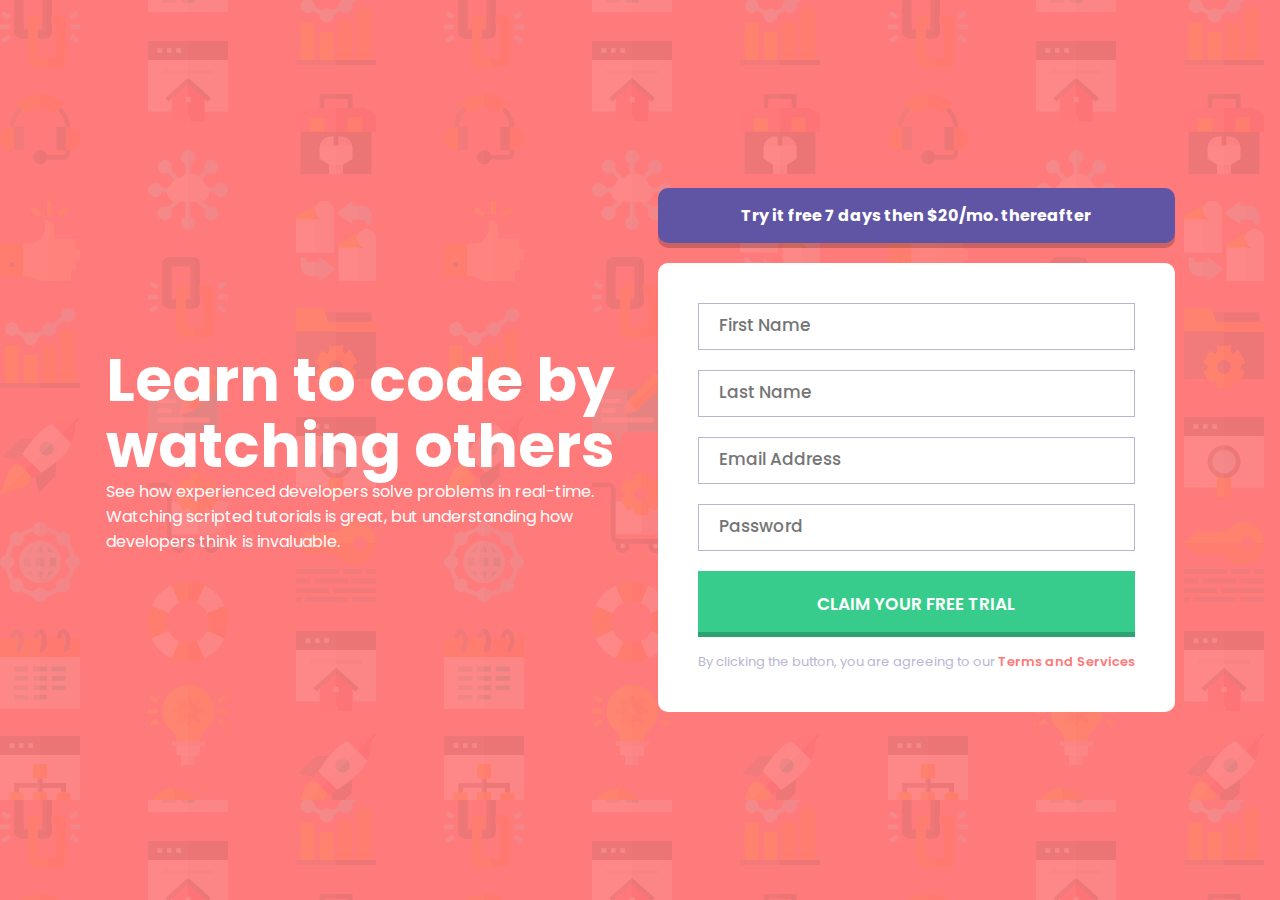
<file: index.html>
<!DOCTYPE html>
<html lang="en">
  <head>
    <meta charset="UTF-8" />
    <meta name="viewport" content="width=device-width, initial-scale=1.0" />
    <!-- displays site properly based on user's device -->

    <link
      rel="icon"
      type="image/png"
      sizes="32x32"
      href="./images/favicon-32x32.png"
    />
    <link rel="stylesheet" href="style.css" />

    <link rel="preconnect" href="https://fonts.googleapis.com" />
    <link rel="preconnect" href="https://fonts.gstatic.com" crossorigin />
    <link
      href="https://fonts.googleapis.com/css2?family=Poppins:wght@400;500;600;700&display=swap"
      rel="stylesheet"
    />

    <title>Web Training | Intro component with sign up form</title>
  </head>
  <body>
    <div class="container">
      <div class="leftside">
      <h1 class="main-heading">Learn to code by watching others</h1>
      <p class="main-content">
        See how experienced developers solve problems in real-time. Watching
        scripted tutorials is great, but understanding how developers think is
        invaluable.
      </p>
      </div>
      <div class="rightside">
      <p class="message">
        <strong>Try it free 7 days then $20/mo. thereafter</strong>
        </p>
      <div class="card">
        <form name="signupForm">
          <div class="input-group" id="firstnameGroup">
            <input name="firstname" type="text" placeholder="First Name" />
            <small class="message"></small>
          </div>

          <div class="input-group" id="lastnameGroup">
            <input name="lastname" type="text" placeholder="Last Name" />
            <small class="message"></small>
          </div>

          <div class="input-group" id="EmailGroup">
            <input name="Email" type="text" placeholder="Email Address" />
            <small class="message"></small>
          </div>

          <div class="input-group" id="passwordGroup">
            <input name="password" type="password" placeholder="Password" />
            <small class="message"></small>
          </div>

          <button id ="submitButton" class="button">
            Claim your free trial
          </button>
        </form>
        <p class="privacy-message">
          By clicking the button, you are agreeing to our <a href="">Terms and Services</a>
        </p>
      </div>
      </div>
    </div>
    <script src="./script.js"></script>
  </body>
</html>
</file>
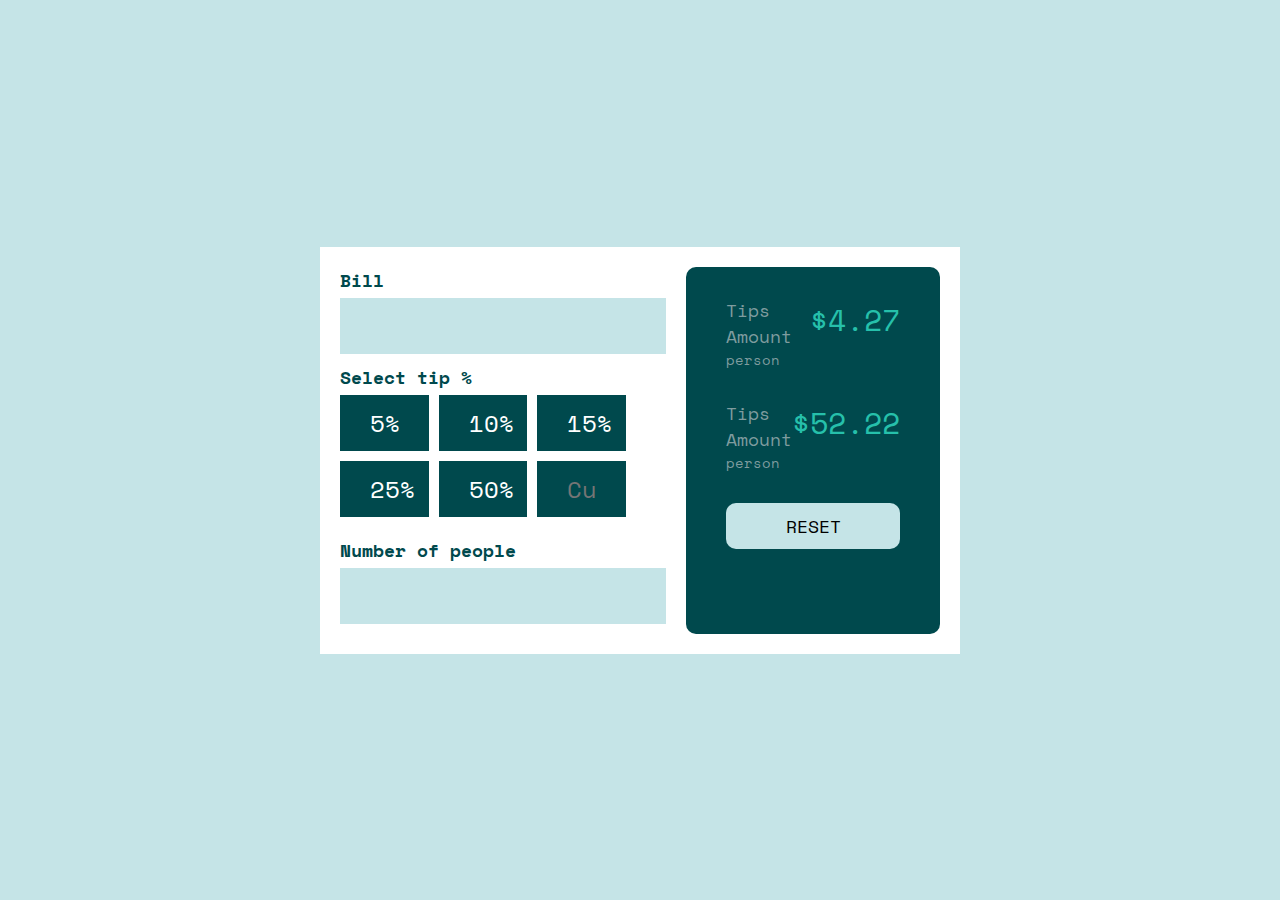
<file: tip-calculator-app-main/index.html>
<!DOCTYPE html>
<html lang="en">
  <head>
    <meta charset="UTF-8" />
    <meta name="viewport" content="width=device-width, initial-scale=1.0" />
    <!-- displays site properly based on user's device -->

    <link
      rel="icon"
      type="image/png"
      sizes="32x32"
      href="./images/favicon-32x32.png"
    />
    <link rel="preconnect" href="https://fonts.googleapis.com">
<link rel="preconnect" href="https://fonts.gstatic.com" crossorigin>
<link href="https://fonts.googleapis.com/css2?family=Space+Mono:wght@700&display=swap" rel="stylesheet">
<link rel="stylesheet" href="style.css">
    <title>Web Training | Tip calculator app</title>
  </head>
  <body>
    <div class="calculator-container">
    <div class="calculator">

      <div class="input-group">
        <label for="">Bill</label>
        <input type ="text" name="" id="">
      </div>

      <div class="input-group">
        <label for ="">Select tip %</label>
        <div class="tips-group">
          <button class="button">5%</button>
          <button class="button">10%</button>
          <button class="button">15%</button>
          <button class="button">25%</button>
          <button class="button">50%</button>
          <input types="text" class="button" placeholder="Custom">
        </div>
      </div>

      <div class="input-group">
        <label for ="">Number of people</label>
        <input types="text">
      </div>
      </div>


    <div class="calculation-result">
    <div class="tips-amount calculation-amount">
      <div class="title">
        <div class="main-title">Tips Amount</div>
        <div class="subtitle">person</div>
      </div>
      <div class="amount">$4.27</div>
    </div>
    <div class="total-amount calculation-amount">
      <div class="title">
        <div class="main-title">Tips Amount</div>
        <div class="subtitle">person</div>
      </div>
      <div class="amount">$52.22</div>
      </div>
    <button class="button">Reset</button>
    </div>
    </div>
  </body>
</html>
</file>
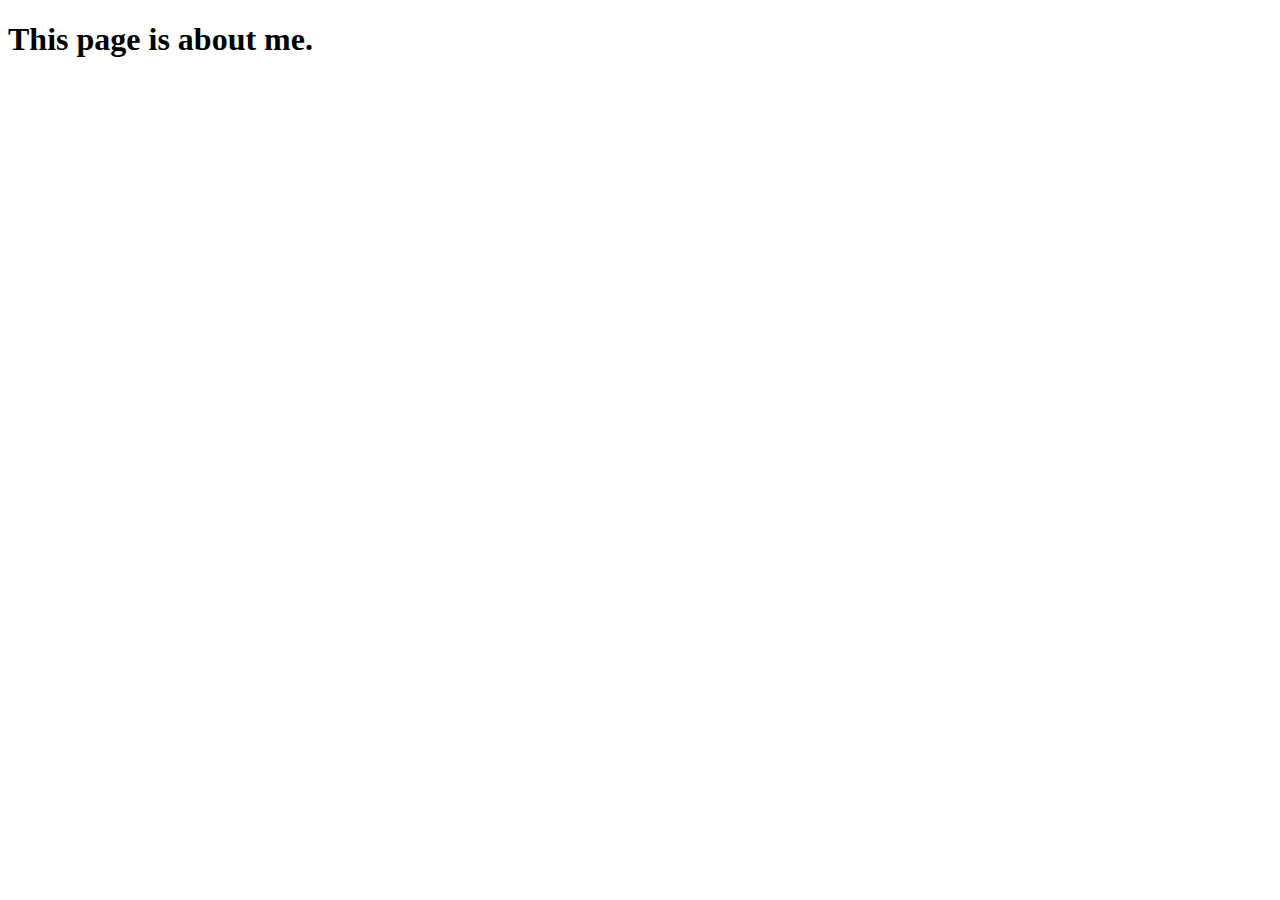
<file: about.html>
<!DOCTYPE html>
<html lang="en">
<head>
    <meta charset="UTF-8">
    <meta http-equiv="X-UA-Compatible" content="IE=edge">
    <meta name="viewport" content="width=>, initial-scale=1.0">
    <title>About page</title>
</head>
<body>
    <h1>This page is about me.</h1>
</body>
</html>
</file>
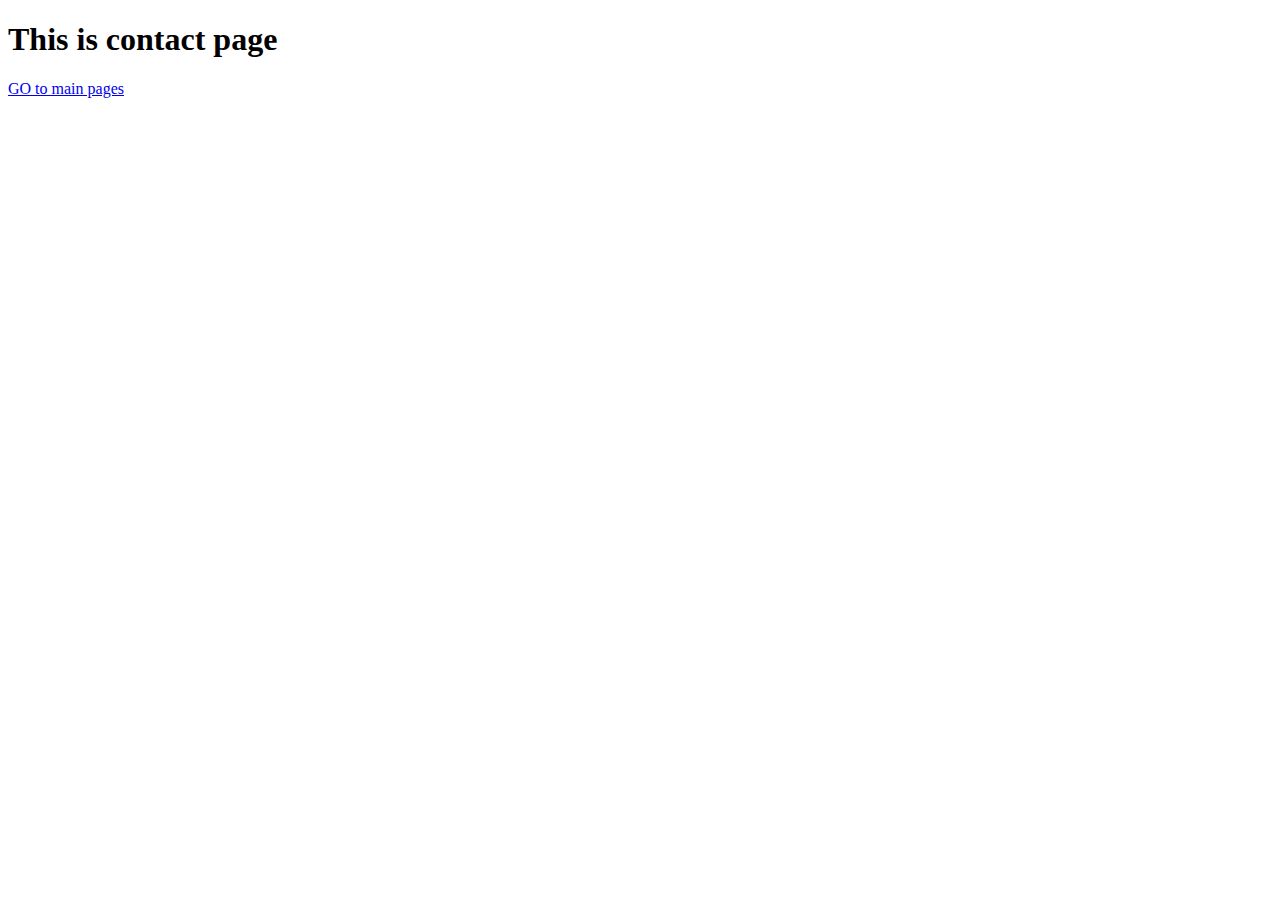
<file: pages/contact.html>
<!DOCTYPE html>
<html lang="en">
<head>
    <meta charset="UTF-8">
    <meta http-equiv="X-UA-Compatible" content="IE=edge">
    <meta name="viewport" content="width=device-width, initial-scale=1.0">
    <title>Document</title>
</head>
<body>
    <h1>This is contact page</h1>
    <a href="./../index.html">GO to main pages</a>
</body>
</html>
</file>
<file: style.css>
* {
    margin : 0;
    padding: 0;
    box-sizing: border-box;
}

body{
    background-image: url('./images/bg-intro-desktop.png');
    background-color: hsl(0, 100%, 74%) ;
    display: flex;
    align-items: center;
    justify-content: center;
    min-height: 100vh;
    font-family: "Poppins",sans-serif;
}
.container{
    width: 1280px;
    display: flex;
    justify-content: center;
    align-items: center;
    gap: 40px;
}
.leftside{
    color: white;
    width: 40%;
}
.main-heading{
    font-size: 60px;
    line-height: 1.1;
}
.main.content{
    margin-top: 20px;
    font-weight: 500;
}
.rightside >.message{
    background-color: hsl(248, 32%, 49%);
    padding: 15px 20px;
    color: white;
    text-align: center;
    border-radius: 10px;
    box-shadow: 0 5px 0 0 rgba(0 , 0, 0, 0.2);
}
.card{
    background-color: white;
    padding: 40px;
    border-radius: 10px;
    margin-top: 20px;
}

.card form input{
    width: 100%;
    padding: 15px 20px;
    border: 1px solid  hsl(246, 25%, 77%);
}

input::placeholder{
    font-size: 17px;
    font-weight: 500;
    font-family: 'Poppins',sans-serif;
}

.input-group{
    margin-bottom: 20px;
}
.input-group.error input{
    border: 1px solid hsl(0, 100%, 74%);
}
.input-group.error .message{
    color: hsl(0, 100%, 74%);
}
.input-group.error input::placeholder{
    color: hsl(0, 100%, 74%);
}
    


input:active,input:focus{
    outline: 1px solid  hsl(249, 10%, 26%) ;
}

.button{
    background-color:hsl(154, 59%, 51%);
    width: 100%;
    padding:20px;
    text-align: center;
    color: white;
    text-transform: uppercase;
    font-size: 17px;
    font-family: 'Poppins';
    font-weight: 600;
    border: none;
    box-shadow: inset 0 -5px 0 0 rgba(0 , 0, 0, 0.2);
}

.privacy-message {
    margin-top: 15px;
    text-align: center;
    font-size: 13px;
    color:  hsl(246, 25%, 77%);
}

.privacy-message a{
    text-decoration: none;
    color: hsl(0, 100%, 74%) ;
    font-weight: 600;
}
</file>
<file: tip-calculator-app-main/style.css>
*{
    margin: 0;
    padding: 0;
    box-sizing: border-box;
}
a{
    text-decoration:none;
}
:root{
    --primary-font: 'space Mono';

    --clr-primary:  hsl(172, 67%, 45%);
    --clr-neutral-1:hsl(183, 100%, 15%);
    --clr-neutral-2: hsl(186, 14%, 43%);
    --clr-neutral-3: hsl(184, 14%, 56%);
    --clr-neutral-4:hsl(185, 41%, 84%);
    --clr-neutral-5:hsl(189, 41%, 97%);
    --clr-white: hsl(0, 0%, 100%);

    --font-size:18px;
    --font-input-size:24px;
}

body{
    min-height: 100vh;
    background-color: var(--clr-neutral-4);
    display:flex;
    justify-content:center;
    align-items: center;
    font-family: var(--primary-font);
}
.calculator-container{
    background-color: var(--clr-white);
    padding: 20px;
    display: flex;
    gap: 20px;
    width: 50vw;
}
label, input{
    display: block;
}
.input-group{
    margin-bottom: 10px;
}
.input-group label{
    font-size: 18px;
    color: var(--clr-neutral-1);
    margin-bottom: 5px;
    font-weight: 700;
}
.input-group input{
    width: 100%;
    padding: 10px 20px;
    background-color: var(--clr-neutral-4);
    border: none;
    font-family: var(--primary-font);
    color: var(--clr-neutral-1);
    font-size: var(--font-input-size);
    text-align: right;
}
.tips-group{
    display: flex;
    flex-wrap: wrap;
    /* gap: 20px; */
}
.calculation-container .calculator{
    width: 59%;
}

.tips-group .button{
    background-color: var(--clr-neutral-1);
    padding: 10px 30px;
    border: none;
    color: var(--clr-white);
    font-size: var(--font-input-size);
    width: calc(33.33% - 20px);
    margin-right: 10px;
    margin-bottom: 10px;
    font-family: var(--primary-font);

}

.tips-group .button:hover{
    background-color: var(--clr-neutral-4);
    color: var(--clr-neutral-1);
    cursor: pointer;
    transition: all 0.2s;
}

.calculation-result {
    background-color: var(--clr-neutral-1);
    width: 50%;
    padding: 30px 40px;
    border-radius: 10px;
    
}

.calculation-amount {
    display: flex;
    justify-content: space-between;
    margin-bottom: 30px;
}
.main-title{
    color: var(--clr-neutral-3);
    font-size: 18px;
}
 .subtitle{
        color: var(--clr-neutral-3);
        font-size: 14px;
    }
    .amount{
        font-size: 30px;
        color: var(--clr-primary);
    }

    .calculation-result .button{
        width: 100%;
        margin-top: auto;
        background-color: var(--clr-neutral-4);
        padding: 10px 20px;
        text-transform: uppercase;
        border: none;
        font-family: var(--primary-font);
        border-radius: 10px;
        font-size: 18px;
    }
    .calculation-result .button:hover{
      cursor: pointer;
      background-color: var(--clr-primary);
      transition: all 0.2s;
      color: var(--clr-neutral-4);


    }



/* .tips-group input{ */
    /* display: inline; */
/* } */
</file>
